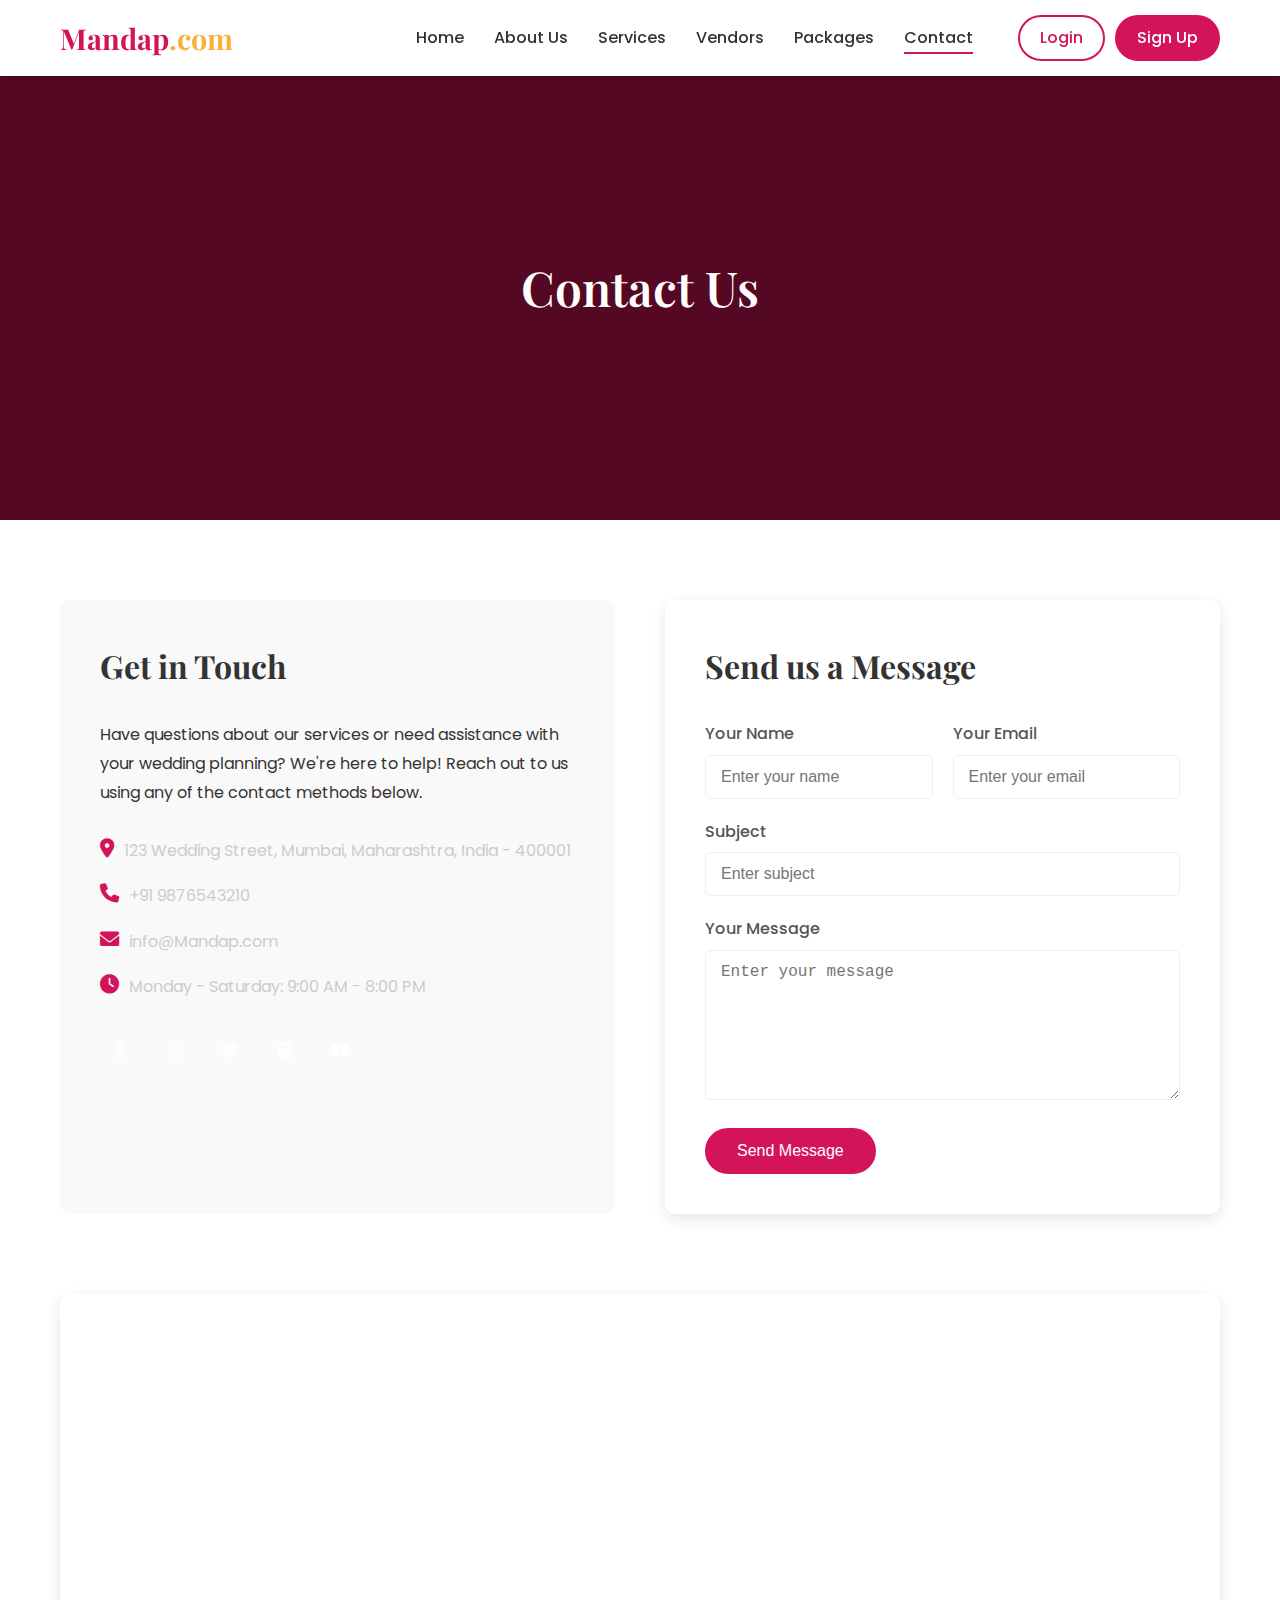
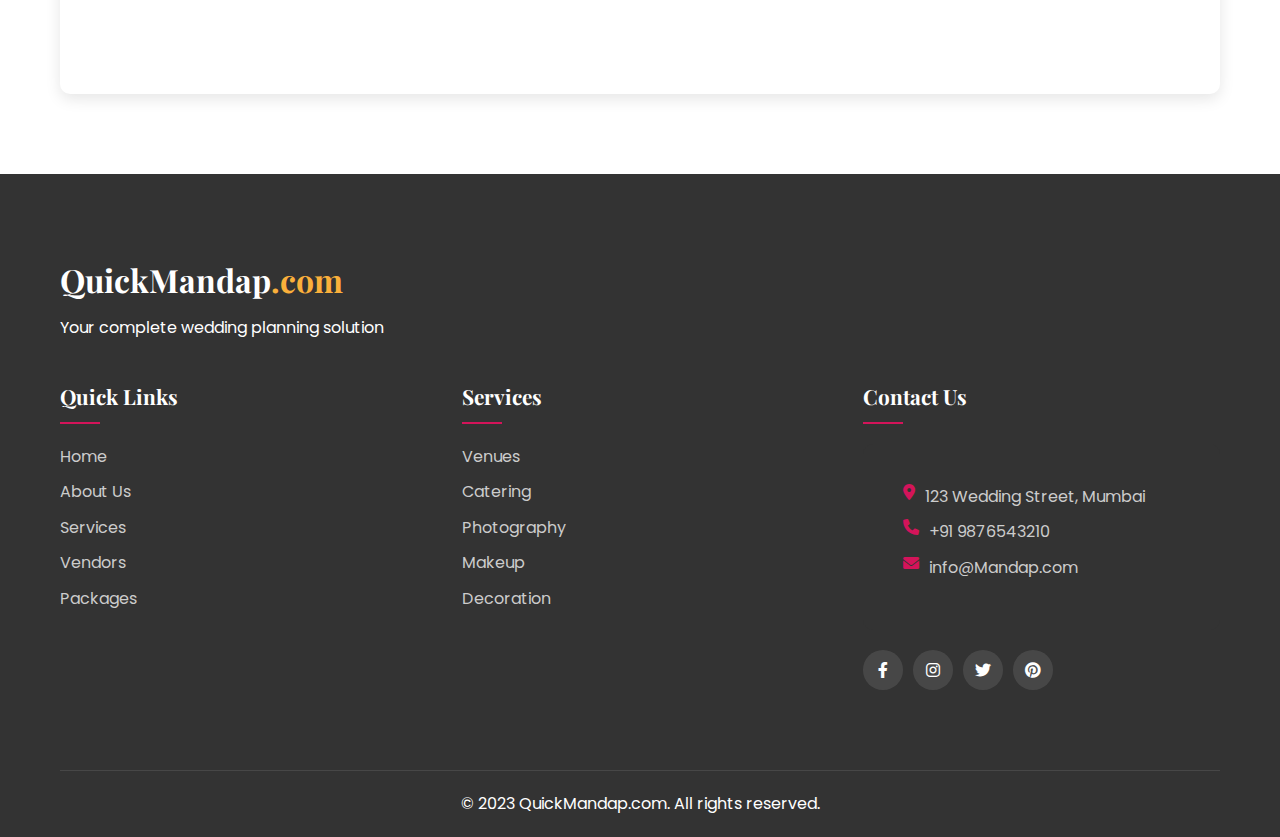
<file: contact.html>
<!DOCTYPE html>
<html lang="en">
<head>
    <meta charset="UTF-8">
    <meta name="viewport" content="width=device-width, initial-scale=1.0">
    <title>Contact Us - QuickMandap.com</title>
    <link rel="stylesheet" href="style.css">
    <link rel="stylesheet" href="https://cdnjs.cloudflare.com/ajax/libs/font-awesome/6.0.0-beta3/css/all.min.css">
    <style>
        /* Contact Page Specific Styles */
        .contact-hero {
            background: linear-gradient(rgba(0, 0, 0, 0.6), rgba(0, 0, 0, 0.6)), url('https://images.unsplash.com/photo-1505932794465-147d1f1b2c97?w=600&auto=format&fit=crop&q=60&ixlib=rb-4.1.0&ixid=M3wxMjA3fDB8MHxzZWFyY2h8MTB8fHdlZGRpbmclMjBpbmRpYW58ZW58MHx8MHx8fDA%3D') no-repeat center center/cover;
            height: 50vh;
            display: flex;
            background-color: var(--primary-color);
            align-items: center;
            justify-content: center;
            text-align: center;
            color: var(--white);
            margin-top: 70px;
        }
        
        .contact-hero h1 {
            font-size: 3rem;
            color: var(--white);
            font-weight: 600;
        }
        
        .contact-section {
            padding: 80px 0;
        }
        
        .contact-container {
            display: grid;
            grid-template-columns: 1fr 1fr;
            gap: 50px;
        }
        
        .contact-info {
            background-color: var(--light-color);
            color: var(--dark-color);
            padding: 40px;
            border-radius: 10px;
        }
        
        .contact-info h2 {
            color: var(--dark-color);
            font-size: 2rem;
            margin-bottom: 30px;
        }
        
        .contact-info p {
            margin-bottom: 30px;
            line-height: 1.8;
        }
        
        .contact-details {
            list-style: none;
            margin-bottom: 30px;
        }
        
        .contact-details li {
            display: flex;
            align-items: flex-start;
            margin-bottom: 20px;
        }
        
        .contact-details i {
            margin-right: 15px;
            font-size: 1.2rem;
        }
        
        .contact-social {
            display: flex;
            gap: 15px;
        }
        
        .contact-social a {
            display: flex;
            justify-content: center;
            align-items: center;
            width: 40px;
            height: 40px;
            background-color: rgba(255, 255, 255, 0.2);
            border-radius: 50%;
            color: var(--white);
            transition: var(--transition);
        }
        
        .contact-social a:hover {
            background-color: var(--white);
            color: var(--primary-color);
            transform: translateY(-5px);
        }
        
        .contact-form {
            background-color: var(--white);
            padding: 40px;
            border-radius: 10px;
            box-shadow: var(--box-shadow);
        }
        
        .contact-form h2 {
            font-size: 2rem;
            margin-bottom: 30px;
        }
        
        .form-group {
            margin-bottom: 20px;
        }
        
        .form-group label {
            display: block;
            margin-bottom: 8px;
            font-weight: 500;
        }
        
        .form-group input,
        .form-group textarea {
            width: 100%;
            padding: 12px 15px;
            border: 1px solid var(--border-color);
            border-radius: 5px;
            font-size: 1rem;
            transition: var(--transition);
        }
        
        .form-group input:focus,
        .form-group textarea:focus {
            border-color: var(--primary-color);
            outline: none;
        }
        
        .form-group textarea {
            height: 150px;
            resize: vertical;
        }
        
        .form-row {
            display: flex;
            gap: 20px;
        }
        
        .form-row .form-group {
            flex: 1;
        }
        
        .map-section {
            padding: 0 0 80px;
        }
        
        .map-container {
            height: 400px;
            border-radius: 10px;
            overflow: hidden;
            box-shadow: var(--box-shadow);
        }
        
        .map-container iframe {
            width: 100%;
            height: 100%;
            border: 0;
        }
        
        @media screen and (max-width: 992px) {
            .contact-container {
                grid-template-columns: 1fr;
                gap: 30px;
            }
        }
        
        @media screen and (max-width: 768px) {
            .form-row {
                flex-direction: column;
                gap: 0;
            }
            
            .contact-hero h1 {
                font-size: 2.5rem;
            }
        }
    </style>
</head>
<body>
    <!-- Header -->
    <header>
        <div class="container">
            <div class="logo">
                <h1>Mandap<span>.com</span></h1>
            </div>
            <nav>
                <ul class="nav-links">
                    <li><a href="index.html">Home</a></li>
                    <li><a href="about.html">About Us</a></li>
                    <li><a href="services.html">Services</a></li>
                    <li><a href="vendors.html">Vendors</a></li>
                    <li><a href="packages.html">Packages</a></li>
                    <li><a href="contact.html" class="active">Contact</a></li>
                </ul>
                <div class="auth-buttons">
                    <a href="login.php" class="btn btn-outline">Login</a>
                    <a href="signup.html" class="btn btn-primary">Sign Up</a>
                </div>
                <div class="hamburger">
                    <span></span>
                    <span></span>
                    <span></span>
                </div>
            </nav>
        </div>
    </header>

    <!-- Contact Hero Section -->
    <section class="contact-hero">
        <div class="container">
            <h1>Contact Us</h1>
        </div>
    </section>
<form action="contact_suport.php" method="POST"></form>
    <!-- Contact Section -->
    <section class="contact-section">
        <div class="container">
            <div class="contact-container">
                <div class="contact-info">
                    <h2>Get in Touch</h2>
                    <p>Have questions about our services or need assistance with your wedding planning? We're here to help! Reach out to us using any of the contact methods below.</p>
                    <ul class="contact-details">
                        <li>
                            <i class="fas fa-map-marker-alt"></i>
                            <span>123 Wedding Street, Mumbai, Maharashtra, India - 400001</span>
                        </li>
                        <li>
                            <i class="fas fa-phone"></i>
                            <span>+91 9876543210</span>
                        </li>
                        <li>
                            <i class="fas fa-envelope"></i>
                            <span>info@Mandap.com</span>
                        </li>
                        <li>
                            <i class="fas fa-clock"></i>
                            <span>Monday - Saturday: 9:00 AM - 8:00 PM</span>
                        </li>
                    </ul>
                    <div class="contact-social">
                        <a href="#"><i class="fab fa-facebook-f"></i></a>
                        <a href="#"><i class="fab fa-instagram"></i></a>
                        <a href="#"><i class="fab fa-twitter"></i></a>
                        <a href="#"><i class="fab fa-pinterest"></i></a>
                        <a href="#"><i class="fab fa-youtube"></i></a>
                    </div>
                </div>
                <div class="contact-form">
                    <h2>Send us a Message</h2>
                    <form id="contact-form">
                        <div class="form-row">
                            <div class="form-group">
                                <label for="name">Your Name</label>
                                <input type="text" id="name" name="name" placeholder="Enter your name" required>
                            </div>
                            <div class="form-group">
                                <label for="email">Your Email</label>
                                <input type="email" id="email" name="email" placeholder="Enter your email" required>
                            </div>
                        </div>
                        <div class="form-group">
                            <label for="subject">Subject</label>
                            <input type="text" id="subject" name="subject" placeholder="Enter subject" required>
                        </div>
                        <div class="form-group">
                            <label for="message">Your Message</label>
                            <textarea id="message" name="message" placeholder="Enter your message" required></textarea>
                        </div>
                        <button type="submit" class="btn btn-primary">Send Message</button>
                    </form>
                </div>
            </div>
        </div>
    </section>

    <!-- Map Section -->
    <section class="map-section">
        <div class="container">
            <div class="map-container">
                <iframe src="https://www.google.com/maps/embed?pb=!1m18!1m12!1m3!1d241317.11609823277!2d72.74109995709657!3d19.08219783958221!2m3!1f0!2f0!3f0!3m2!1i1024!2i768!4f13.1!3m3!1m2!1s0x3be7c6306644edc1%3A0x5da4ed8f8d648c69!2sMumbai%2C%20Maharashtra!5e0!3m2!1sen!2sin!4v1633512141974!5m2!1sen!2sin" allowfullscreen="" loading="lazy"></iframe>
            </div>
        </div>
    </section>

    <!-- Footer -->
    <footer>
        <div class="container">
            <div class="footer-content">
                <div class="footer-logo">
                    <h2>QuickMandap<span>.com</span></h2>
                    <p>Your complete wedding planning solution</p>
                </div>
                <div class="footer-links">
                    <div class="footer-column">
                        <h3>Quick Links</h3>
                        <ul>
                            <li><a href="index.html">Home</a></li>
                            <li><a href="about.html">About Us</a></li>
                            <li><a href="services.html">Services</a></li>
                            <li><a href="vendors.html">Vendors</a></li>
                            <li><a href="packages.html">Packages</a></li>
                        </ul>
                    </div>
                    <div class="footer-column">
                        <h3>Services</h3>
                        <ul>
                            <li><a href="services.html#venues">Venues</a></li>
                            <li><a href="services.html#catering">Catering</a></li>
                            <li><a href="services.html#photography">Photography</a></li>
                            <li><a href="services.html#makeup">Makeup</a></li>
                            <li><a href="services.html#decoration">Decoration</a></li>
                        </ul>
                    </div>
                    <div class="footer-column">
                        <h3>Contact Us</h3>
                        <ul class="contact-info " style="background-color: var(--dark-color);">
                            <li><i class="fas fa-map-marker-alt"></i> 123 Wedding Street, Mumbai</li>
                            <li><i class="fas fa-phone"></i> +91 9876543210</li>
                            <li><i class="fas fa-envelope"></i> info@Mandap.com</li>
                        </ul>
                        <div class="social-links">
                            <a href="#"><i class="fab fa-facebook-f"></i></a>
                            <a href="#"><i class="fab fa-instagram"></i></a>
                            <a href="#"><i class="fab fa-twitter"></i></a>
                            <a href="#"><i class="fab fa-pinterest"></i></a>
                        </div>
                    </div>
                </div>
            </div>
            <div class="footer-bottom">
                <p>&copy; 2023 QuickMandap.com. All rights reserved.</p>
            </div>
        </div>
    </footer>

    <script src="script.js"></script>
   <script>
document.getElementById('contact-form').addEventListener('submit', function(e) {
    e.preventDefault();

    const formData = new FormData(this);

    fetch('contact_suport.php', {
        method: 'POST',
        body: formData
    })
    .then(response => response.text())
    .then(result => {
        if (result.trim() === "success") {
            alert('Thank you for your message! We will get back to you soon.');
            this.reset();
        } else {
            alert('Error: ' + result);
        }
    })
    .catch(error => {
        console.error('Error:', error);
        alert('There was a problem submitting your form.');
    });
});
</script>
</file>
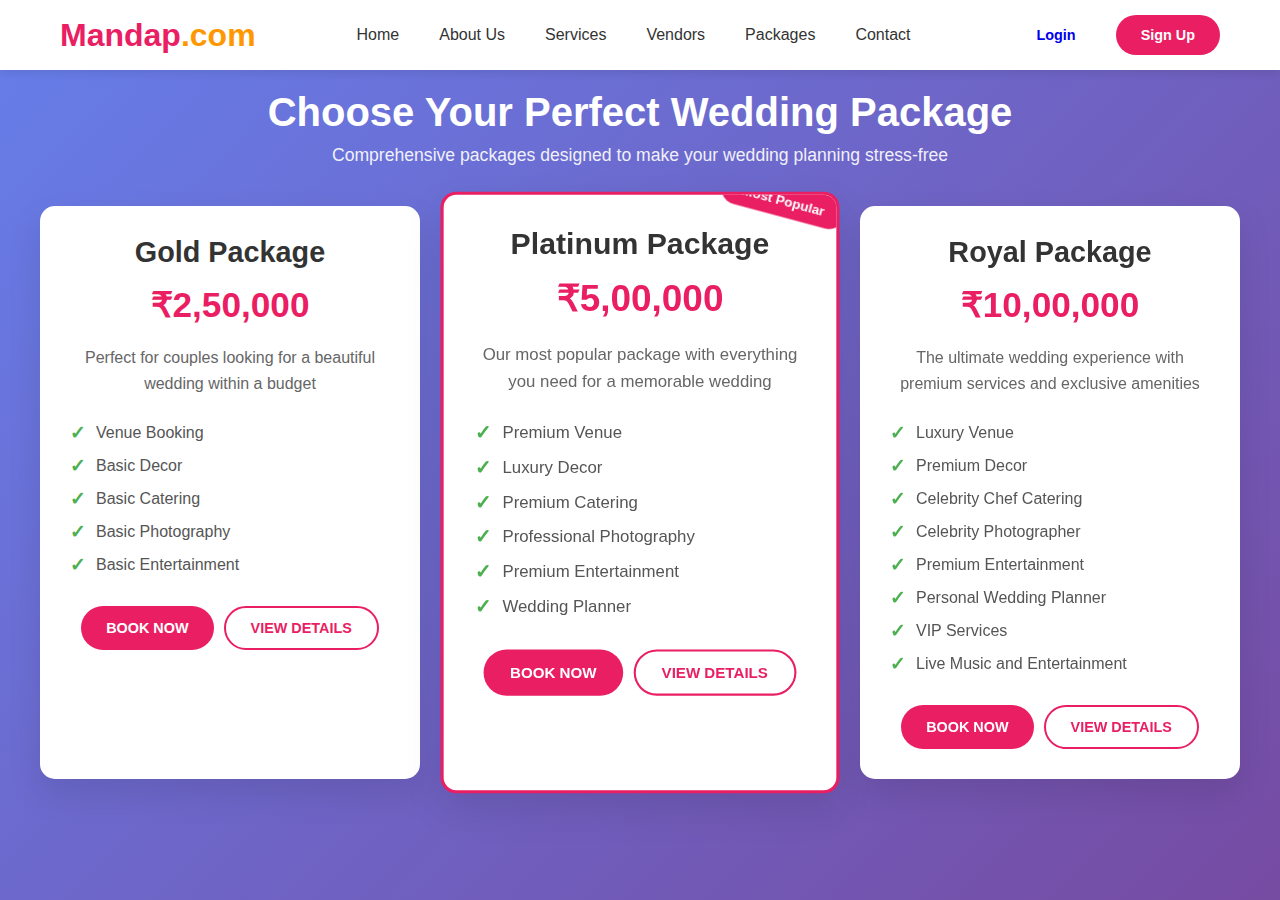
<file: packages.html>
<!DOCTYPE html>
<html lang="en">
<head>
    <meta charset="UTF-8">
    <meta name="viewport" content="width=device-width, initial-scale=1.0">
    <title>Wedding Packages with Details Modal</title>
    <style>
        * {
            margin: 0;
            padding: 0;
            box-sizing: border-box;
        }

        body {
            font-family: 'Arial', sans-serif;
            background: linear-gradient(135deg, #667eea 0%, #764ba2 100%);
            min-height: 100vh;
        }

        /* Header Styles */
        .main-header {
            background: white;
            padding: 15px 0;
            box-shadow: 0 2px 10px rgba(0,0,0,0.1);
            position: relative;
            z-index: 100;
        }

        .header-container {
            max-width: 1200px;
            margin: 0 auto;
            display: flex;
            justify-content: space-between;
            align-items: center;
            padding: 0 20px;
        }

        .logo {
            font-size: 2rem;
            font-weight: bold;
            color: #e91e63;
            text-decoration: none;
        }

        .logo .com {
            color: #ff9800;
        }

        .nav-menu {
            display: flex;
            list-style: none;
            gap: 40px;
        }

        .nav-menu a {
            text-decoration: none;
            color: #333;
            font-weight: 500;
            font-size: 1rem;
            transition: color 0.3s ease;
        }

        .nav-menu a:hover {
            color: #e91e63;
        }

        .auth-buttons {
            display: flex;
            gap: 15px;
        }

        .auth-btn {
            padding: 10px 25px;
            border-radius: 25px;
            text-decoration: none;
            font-weight: 500;
            transition: all 0.3s ease;
            cursor: pointer;
            border: none;
            font-size: 0.9rem;
        }

        .login-btn {
            background: transparent;
            color: #e91e63;
            border: 2px solid #e91e63;
        }

        .login-btn:hover {
            background: #e91e63;
            color: white;
        }

        .signup-btn {
            background: #e91e63;
            color: white;
            border: 2px solid #e91e63;
        }

        .signup-btn:hover {
            background: #c2185b;
            border-color: #c2185b;
        }

        /* Mobile Menu */
        .mobile-menu-toggle {
            display: none;
            flex-direction: column;
            cursor: pointer;
            padding: 5px;
        }

        .mobile-menu-toggle span {
            width: 25px;
            height: 3px;
            background: #333;
            margin: 3px 0;
            transition: 0.3s;
        }

        @media (max-width: 768px) {
            .nav-menu {
                display: none;
                position: absolute;
                top: 100%;
                left: 0;
                width: 100%;
                background: white;
                flex-direction: column;
                padding: 20px;
                box-shadow: 0 2px 10px rgba(0,0,0,0.1);
                gap: 20px;
            }

            .nav-menu.active {
                display: flex;
            }

            .mobile-menu-toggle {
                display: flex;
            }

            .auth-buttons {
                flex-direction: column;
                gap: 10px;
            }

            .header-container {
                flex-wrap: wrap;
            }
        }

        /* Main content container adjustment */
        .main-content {
            padding: 20px;
        }

        .container {
            max-width: 1200px;
            margin: 0 auto;
        }

        .header {
            text-align: center;
            margin-bottom: 40px;
            color: white;
        }

        .header h1 {
            font-size: 2.5rem;
            margin-bottom: 10px;
        }

        .header p {
            font-size: 1.1rem;
            opacity: 0.9;
        }

        .packages-grid {
            display: grid;
            grid-template-columns: repeat(auto-fit, minmax(350px, 1fr));
            gap: 30px;
            margin-bottom: 40px;
        }

        .package-card {
            background: white;
            border-radius: 15px;
            padding: 30px;
            text-align: center;
            box-shadow: 0 15px 35px rgba(0,0,0,0.1);
            transition: transform 0.3s ease, box-shadow 0.3s ease;
            position: relative;
            overflow: hidden;
        }

        .package-card:hover {
            transform: translateY(-10px);
            box-shadow: 0 25px 50px rgba(0,0,0,0.15);
        }

        .package-card.popular {
            border: 3px solid #e91e63;
            transform: scale(1.05);
        }

        .popular-badge {
            position: absolute;
            top: -10px;
            right: -10px;
            background: #e91e63;
            color: white;
            padding: 8px 20px;
            border-radius: 20px;
            font-size: 0.8rem;
            font-weight: bold;
            transform: rotate(15deg);
        }

        .package-title {
            font-size: 1.8rem;
            color: #333;
            margin-bottom: 15px;
            font-weight: bold;
        }

        .package-price {
            font-size: 2.2rem;
            color: #e91e63;
            font-weight: bold;
            margin-bottom: 20px;
        }

        .package-description {
            color: #666;
            margin-bottom: 25px;
            line-height: 1.6;
        }

        .features-list {
            text-align: left;
            margin-bottom: 30px;
        }

        .feature-item {
            display: flex;
            align-items: center;
            margin-bottom: 10px;
            color: #555;
        }

        .feature-item::before {
            content: "✓";
            color: #4caf50;
            font-weight: bold;
            margin-right: 10px;
            font-size: 1.2rem;
        }

        .package-buttons {
            display: flex;
            gap: 10px;
            justify-content: center;
        }

        .btn {
            padding: 12px 25px;
            border: none;
            border-radius: 25px;
            font-weight: bold;
            cursor: pointer;
            transition: all 0.3s ease;
            text-decoration: none;
            display: inline-block;
            font-size: 0.9rem;
        }

        .btn-primary {
            background: #e91e63;
            color: white;
        }

        .btn-primary:hover {
            background: #c2185b;
            transform: translateY(-2px);
        }

        .btn-secondary {
            background: transparent;
            color: #e91e63;
            border: 2px solid #e91e63;
        }

        .btn-secondary:hover {
            background: #e91e63;
            color: white;
        }

        /* Modal Styles */
        .modal {
            display: none;
            position: fixed;
            z-index: 1000;
            left: 0;
            top: 0;
            width: 100%;
            height: 100%;
            background-color: rgba(0,0,0,0.5);
            animation: fadeIn 0.3s ease;
        }

        .modal.show {
            display: block;
        }

        .modal-content {
            background: white;
            margin: 5% auto;
            padding: 0;
            border-radius: 15px;
            width: 90%;
            max-width: 800px;
            max-height: 80vh;
            overflow-y: auto;
            animation: slideIn 0.3s ease;
            box-shadow: 0 25px 50px rgba(0,0,0,0.3);
        }

        .modal-header {
            background: linear-gradient(135deg, #e91e63, #c2185b);
            color: white;
            padding: 25px 30px;
            border-radius: 15px 15px 0 0;
            position: relative;
        }

        .modal-title {
            font-size: 1.8rem;
            margin: 0;
            font-weight: bold;
        }

        .modal-price {
            font-size: 2rem;
            margin-top: 10px;
        }

        .close {
            position: absolute;
            right: 25px;
            top: 25px;
            color: white;
            font-size: 2rem;
            font-weight: bold;
            cursor: pointer;
            transition: opacity 0.3s ease;
        }

        .close:hover {
            opacity: 0.7;
        }

        .modal-body {
            padding: 30px;
        }

        .details-section {
            margin-bottom: 30px;
        }

        .details-section h3 {
            color: #333;
            font-size: 1.3rem;
            margin-bottom: 15px;
            padding-bottom: 8px;
            border-bottom: 2px solid #e91e63;
        }

        .details-grid {
            display: grid;
            grid-template-columns: repeat(auto-fit, minmax(300px, 1fr));
            gap: 20px;
        }

        .detail-item {
            background: #f8f9fa;
            padding: 15px;
            border-radius: 8px;
            border-left: 4px solid #e91e63;
        }

        .detail-item h4 {
            color: #333;
            margin-bottom: 8px;
            font-size: 1rem;
        }

        .detail-item p {
            color: #666;
            font-size: 0.9rem;
            line-height: 1.5;
        }

        .features-grid {
            display: grid;
            grid-template-columns: repeat(auto-fit, minmax(250px, 1fr));
            gap: 15px;
        }

        .feature-card {
            background: #f8f9fa;
            padding: 15px;
            border-radius: 8px;
            display: flex;
            align-items: center;
        }

        .feature-card::before {
            content: "✓";
            color: #4caf50;
            font-weight: bold;
            margin-right: 12px;
            font-size: 1.2rem;
            background: #e8f5e8;
            width: 25px;
            height: 25px;
            border-radius: 50%;
            display: flex;
            align-items: center;
            justify-content: center;
        }

        .modal-footer {
            padding: 20px 30px;
            background: #f8f9fa;
            border-radius: 0 0 15px 15px;
            display: flex;
            gap: 15px;
            justify-content: center;
        }

        @keyframes fadeIn {
            from { opacity: 0; }
            to { opacity: 1; }
        }

        @keyframes slideIn {
            from { transform: translateY(-50px); opacity: 0; }
            to { transform: translateY(0); opacity: 1; }
        }

        @media (max-width: 768px) {
            .packages-grid {
                grid-template-columns: 1fr;
            }
            
            .package-buttons {
                flex-direction: column;
            }

            .modal-content {
                width: 95%;
                margin: 2% auto;
                max-height: 95vh;
            }

            .details-grid,
            .features-grid {
                grid-template-columns: 1fr;
            }
        }
    </style>
</head>
<body>
    <!-- Header -->
    <header class="main-header">
        <div class="header-container">
            <a href="#" class="logo">Mandap<span class="com">.com</span></a>
            
            <nav class="nav-menu" id="navMenu">
                <a href="index.html">Home</a>
                <a href="about.html">About Us</a>
                <a href="services.html">Services</a>
                <a href="vendors.html">Vendors</a>
                <a href="packages.html">Packages</a>
                <a href="contact.html">Contact</a>
            </nav>
 <div class="auth-buttons">
                    <a href="login.php" class="btn btn-outline">Login</a>
                    <a href="signup.html" class="btn btn-primary">Sign Up</a>
                </div>
           

            <div class="mobile-menu-toggle" onclick="toggleMobileMenu()">
                <span></span>
                <span></span>
                <span></span>
            </div>
        </div>
    </header>

    <!-- Main Content -->
    <div class="main-content">
        <div class="container">
        <div class="header">
            <h1>Choose Your Perfect Wedding Package</h1>
            <p>Comprehensive packages designed to make your wedding planning stress-free</p>
        </div>

        <div class="packages-grid">
            <!-- Gold Package -->
            <div class="package-card">
                <h3 class="package-title">Gold Package</h3>
                <div class="package-price">₹2,50,000</div>
                <p class="package-description">Perfect for couples looking for a beautiful wedding within a budget</p>
                
                <div class="features-list">
                    <div class="feature-item">Venue Booking</div>
                    <div class="feature-item">Basic Decor</div>
                    <div class="feature-item">Basic Catering</div>
                    <div class="feature-item">Basic Photography</div>
                    <div class="feature-item">Basic Entertainment</div>
                </div>

                <div class="package-buttons">
<button class="btn btn-primary" type="button" onclick="bookNow('gold')">BOOK NOW</button>
                    <button class="btn btn-secondary" onclick="showDetails('gold')">VIEW DETAILS</button>
                </div>
            </div>

            <!-- Platinum Package -->
            <div class="package-card popular">
                <div class="popular-badge">Most Popular</div>
                <h3 class="package-title">Platinum Package</h3>
                <div class="package-price">₹5,00,000</div>
                <p class="package-description">Our most popular package with everything you need for a memorable wedding</p>
                
                <div class="features-list">
                    <div class="feature-item">Premium Venue</div>
                    <div class="feature-item">Luxury Decor</div>
                    <div class="feature-item">Premium Catering</div>
                    <div class="feature-item">Professional Photography</div>
                    <div class="feature-item">Premium Entertainment</div>
                    <div class="feature-item">Wedding Planner</div>
                </div>

                <div class="package-buttons">
<button class="btn btn-primary" type="button" onclick="bookNow('platinum')">BOOK NOW</button>                    <button class="btn btn-secondary" onclick="showDetails('platinum')">VIEW DETAILS</button>
                </div>
            </div>

            <!-- Royal Package -->
            <div class="package-card">
                <h3 class="package-title">Royal Package</h3>
                <div class="package-price">₹10,00,000</div>
                <p class="package-description">The ultimate wedding experience with premium services and exclusive amenities</p>
                
                <div class="features-list">
                    <div class="feature-item">Luxury Venue</div>
                    <div class="feature-item">Premium Decor</div>
                    <div class="feature-item">Celebrity Chef Catering</div>
                    <div class="feature-item">Celebrity Photographer</div>
                    <div class="feature-item">Premium Entertainment</div>
                    <div class="feature-item">Personal Wedding Planner</div>
                    <div class="feature-item">VIP Services</div>
                    <div class="feature-item">Live Music and Entertainment</div>
                </div>

                <div class="package-buttons">
                    <button class="btn btn-primary" onclick="bookNow('royal')">BOOK NOW</button>
                    <button class="btn btn-secondary" onclick="showDetails('royal')">VIEW DETAILS</button>
                </div>
            </div>
        </div>
    </div>

    <!-- Modal -->
    <div id="packageModal" class="modal">
        <div class="modal-content">
            <div class="modal-header">
                <span class="close" onclick="closeModal()">&times;</span>
                <h2 class="modal-title" id="modalTitle">Package Details</h2>
                <div class="modal-price" id="modalPrice">₹0</div>
            </div>
            <div class="modal-body" id="modalBody">
                <!-- Content will be dynamically loaded here -->
            </div>
            <div class="modal-footer">
                <button class="btn btn-primary" onclick="bookFromModal()">BOOK NOW</button>
                <button class="btn btn-secondary" onclick="closeModal()">CLOSE</button>
            </div>
        </div>
    </div>

    <script>
        let currentPackage = '';
  src="script.js"
        const packageDetails = {
            gold: {
                title: "Gold Package",
                price: "₹2,50,000",
                description: "Perfect for couples looking for a beautiful wedding within a budget",
                details: [
                    {
                        category: "Venue & Capacity",
                        items: [
                            { title: "Venue Booking", description: "For up to 100 guests (ceremony and reception)" },
                            { title: "Basic Venue Decoration", description: "With flowers and drapes" }
                        ]
                    },
                    {
                        category: "Photography & Videography",
                        items: [
                            { title: "Photography Coverage", description: "For 8 hours (1 photographer)" },
                            { title: "Basic Printed Photos", description: "100 pieces" }
                        ]
                    },
                    {
                        category: "Catering & Menu",
                        items: [
                            { title: "Vegetarian Catering", description: "For 100 guests (2 starters, 4 main courses, 2 desserts)" },
                            { title: "Basic Sound System", description: "For ceremony and reception" }
                        ]
                    },
                    {
                        category: "Entertainment & Services",
                        items: [
                            { title: "Wedding Day Coordination", description: "Basic coordination services" },
                            { title: "Basic Invitation Cards", description: "100 pieces" }
                        ]
                    }
                ]
            },
            platinum: {
                title: "Platinum Package",
                price: "₹5,00,000",
                description: "Our most popular package with everything you need for a memorable wedding",
                details: [
                    {
                        category: "Venue & Capacity",
                        items: [
                            { title: "Premium Venue Booking", description: "For up to 200 guests (ceremony and reception)" },
                            { title: "Elegant Decoration", description: "With premium flowers, drapes, and lighting" }
                        ]
                    },
                    {
                        category: "Photography & Videography",
                        items: [
                            { title: "Full-day Photography", description: "Coverage (2 photographers, 1 videographer)" },
                            { title: "Premium Printed Photos", description: "200 pieces with album" }
                        ]
                    },
                    {
                        category: "Catering & Menu",
                        items: [
                            { title: "Multi-cuisine Catering", description: "For 200 guests (4 starters, 6 main courses, 3 desserts)" },
                            { title: "Bridal Makeup & Hairstyling", description: "Including trial sessions" },
                            { title: "DJ and Entertainment", description: "For 4 hours" }
                        ]
                    },
                    {
                        category: "Additional Services",
                        items: [
                            { title: "Sound and Lighting System", description: "For ceremony and reception" },
                            { title: "Wedding Planning", description: "And coordination services" },
                            { title: "Transportation", description: "For bride and groom" }
                        ]
                    }
                ]
            },
            royal: {
                title: "Royal Package",
                price: "₹10,00,000",
                description: "The ultimate wedding experience with premium services and exclusive amenities",
                details: [
                    {
                        category: "Venue & Capacity",
                        items: [
                            { title: "Luxury Venue Booking", description: "For up to 300 guests (ceremony and reception)" },
                            { title: "Exquisite Decoration", description: "With premium imported flowers, custom drapes, and advanced lighting" }
                        ]
                    },
                    {
                        category: "Photography & Videography",
                        items: [
                            { title: "Complete Photography", description: "And cinematic videography (3 photographers, 2 videographers, drone coverage)" },
                            { title: "Premium Photo Album", description: "500 pieces with luxury binding" }
                        ]
                    },
                    {
                        category: "Catering & Menu",
                        items: [
                            { title: "International Cuisine", description: "For 300 guests (6 starters, 8 main courses, 4 desserts, live counters)" },
                            { title: "Bridal and Family Makeup", description: "Including trial sessions for bride and family" }
                        ]
                    },
                    {
                        category: "Entertainment & Premium Services",
                        items: [
                            { title: "Live Music and Entertainment", description: "For 6 hours with professional artists" },
                            { title: "Designer Invitation Cards", description: "300 pieces with custom design" },
                            { title: "Premium Sound and Lighting", description: "With special effects and professional setup" },
                            { title: "Comprehensive Wedding Planning", description: "And coordination with dedicated team" },
                            { title: "Luxury Transportation", description: "For bride and groom (decorated cars)" },
                            { title: "VIP Services", description: "Including guest coordination and hospitality" },
                            { title: "Welcome Gifts", description: "For all guests with custom packaging" }
                        ]
                    }
                ]
            }
        };

        function showDetails(packageType) {
            currentPackage = packageType;
            const modal = document.getElementById('packageModal');
            const package = packageDetails[packageType];
            
            document.getElementById('modalTitle').textContent = package.title;
            document.getElementById('modalPrice').textContent = package.price;
            
            let modalBody = `
                <div class="details-section">
                    <h3>Package Overview</h3>
                    <p style="color: #666; font-size: 1.1rem; line-height: 1.6; margin-bottom: 20px;">${package.description}</p>
                </div>
            `;
            
            package.details.forEach(section => {
                modalBody += `
                    <div class="details-section">
                        <h3>${section.category}</h3>
                        <div class="details-grid">
                `;
                
                section.items.forEach(item => {
                    modalBody += `
                        <div class="detail-item">
                            <h4>${item.title}</h4>
                            <p>${item.description}</p>
                        </div>
                    `;
                });
                
                modalBody += `</div></div>`;
            });
            
            // Add included features section
            modalBody += `
                <div class="details-section">
                    <h3>What's Included</h3>
                    <div class="features-grid">
            `;
            
            if (packageType === 'gold') {
                const features = [
                    "Venue Booking", "Basic Decor", "Basic Catering", "Basic Photography", 
                    "Basic Entertainment", "Wedding Day Coordination", "Basic Invitation Cards", "Basic Sound System"
                ];
                features.forEach(feature => {
                    modalBody += `<div class="feature-card">${feature}</div>`;
                });
            } else if (packageType === 'platinum') {
                const features = [
                    "Premium Venue", "Luxury Decor", "Premium Catering", "Professional Photography", 
                    "Premium Entertainment", "Wedding Planner", "Bridal Makeup", "DJ Services",
                    "Transportation", "Premium Sound System"
                ];
                features.forEach(feature => {
                    modalBody += `<div class="feature-card">${feature}</div>`;
                });
            } else if (packageType === 'royal') {
                const features = [
                    "Luxury Venue", "Premium Decor", "Celebrity Chef Catering", "Celebrity Photographer", 
                    "Premium Entertainment", "Personal Wedding Planner", "VIP Services", 
                    "Live Music and Entertainment", "Designer Invitation Cards", "Luxury Transportation",
                    "Welcome Gifts", "Profe5ssional Makeup Team", "Drone Coverage", "Special Effects"
                ];
                features.forEach(feature => {
                    modalBody += `<div class="feature-card">${feature}</div>`;
                });
            }
            
            modalBody += `</div></div>`;
            
            // Add terms and conditions
            modalBody += `
                <div class="details-section">
                    <h3>Terms & Conditions</h3>
                    <div style="background: #f8f9fa; padding: 20px; border-radius: 8px; border-left: 4px solid #e91e63;">
                        <ul style="color: #666; line-height: 1.6; margin-left: 20px;">
                            <li>50% advance payment required to confirm booking</li>
                            <li>Final guest count must be confirmed 7 days before the event</li>
                            <li>Any additional services will be charged separately</li>
                            <li>Cancellation policy: 30 days notice required for full refund</li>
                            <li>Weather contingency plans available for outdoor events</li>
                            <li>All decorations and equipment are rented for the event duration only</li>
                        </ul>
                    </div>
                </div>
            `;
            
            document.getElementById('modalBody').innerHTML = modalBody;
            modal.classList.add('show');
            document.body.style.overflow = 'hidden';
        }

        function closeModal() {
            const modal = document.getElementById('packageModal');
            modal.classList.remove('show');
            document.body.style.overflow = 'auto';
        }

         // ✅ Book from Modal with login check
    // ✅ Updated Book from Modal with login check and redirect URL
window.bookFromModal = function() {
    fetch('check_login.php')
        .then(response => response.json())
        .then(data => {
            if (data.loggedIn) {
                window.location.href = `book.php?package=${currentPackage}`;
            } else {
                // Store current page and package info for redirect after login
                const currentUrl = window.location.href;
                const packageParam = encodeURIComponent(currentPackage);
                const returnUrl = encodeURIComponent(currentUrl);
                window.location.href = `login.php?package=${packageParam}&returnUrl=${returnUrl}`;
            }
        })
        .catch(error => {
            console.error("Error checking login status:", error);
        });
};

// ✅ Updated Book directly from package button
window.bookNow = function(packageName) {
    fetch('check_login.php')
        .then(response => response.json())
        .then(data => {
            if (data.loggedIn) {
                window.location.href = `book.php?package=${packageName}`;
            } else {
                // Store current page and package info for redirect after login
                const currentUrl = window.location.href;
                const packageParam = encodeURIComponent(packageName);
                const returnUrl = encodeURIComponent(currentUrl);
                window.location.href = `login.php?package=${packageParam}&returnUrl=${returnUrl}`;
            }
        })
        .catch(error => {
            console.error("Error checking login status:", error);
        });
};

        // Close modal when clicking outside of it
        window.onclick = function(event) {
            const modal = document.getElementById('packageModal');
            if (event.target === modal) {
                closeModal();
            }
        }

        // Close modal with Escape key
        document.addEventListener('keydown', function(event) {
            if (event.key === 'Escape') {
                closeModal();
            }
        });

        // Mobile menu toggle function
        function toggleMobileMenu() {
            const navMenu = document.getElementById('navMenu');
            navMenu.classList.toggle('active');
        }

        // Close mobile menu when clicking on nav links
        document.querySelectorAll('.nav-menu a').forEach(link => {
            link.addEventListener('click', () => {
                document.getElementById('navMenu').classList.remove('active');
            });
        });
      

    </script>
</body>
</html>
</file>
<file: style.css>
/* Google Fonts */
@import url('https://fonts.googleapis.com/css2?family=Poppins:wght@300;400;500;600;700&family=Playfair+Display:wght@400;500;600;700&display=swap');

/* Base Styles */
:root {
    --primary-color: #D4145A;
    --secondary-color: #FBB03B;
    --accent-color: #9C27B0;
    --dark-color: #333333;
    --light-color: #F9F9F9;
    --text-color: #555555;
    --white: #FFFFFF;
    --black: #000000;
    --border-color: #EEEEEE;
    --success-color: #4CAF50;
    --error-color: #F44336;
    --box-shadow: 0 5px 15px rgba(0, 0, 0, 0.1);
    --transition: all 0.3s ease;
}

* {
    margin: 0;
    padding: 0;
    box-sizing: border-box;
}

body {
    font-family: 'Poppins', sans-serif;
    line-height: 1.6;
    color: var(--text-color);
    background-color: var(--white);
}

h1, h2, h3, h4, h5, h6 {
    font-family: 'Playfair Display', serif;
    color: var(--dark-color);
    margin-bottom: 1rem;
}

a {
    text-decoration: none;
    color: var(--dark-color);
    transition: var(--transition);
}

ul {
    list-style: none;
}

img {
    max-width: 100%;
    height: auto;
}

.container {
    width: 100%;
    max-width: 1200px;
    margin: 0 auto;
    padding: 0 20px;
}

section {
    padding: 80px 0;
}

.section-header {
    text-align: center;
    margin-bottom: 50px;
}

.section-header h2 {
    font-size: 2.5rem;
    margin-bottom: 15px;
    position: relative;
    display: inline-block;
}

.section-header h2::after {
    content: '';
    position: absolute;
    width: 60px;
    height: 3px;
    background-color: var(--primary-color);
    bottom: -10px;
    left: 50%;
    transform: translateX(-50%);
}

.section-header p {
    color: var(--text-color);
    font-size: 1.1rem;
}

.section-footer {
    text-align: center;
    margin-top: 40px;
}

/* Buttons */
.btn {
    display: inline-block;
    padding: 12px 30px;
    border-radius: 50px;
    font-weight: 500;
    text-align: center;
    cursor: pointer;
    transition: var(--transition);
    font-size: 1rem;
}

.btn-primary {
    background-color: var(--primary-color);
    color: var(--white);
    border: 2px solid var(--primary-color);
}

.btn-primary:hover {
    background-color: transparent;
    color: var(--primary-color);
}

.btn-secondary {
    background-color: var(--secondary-color);
    color: var(--white);
    border: 2px solid var(--secondary-color);
}

.btn-secondary:hover {
    background-color: transparent;
    color: var(--secondary-color);
}

.btn-outline {
    background-color: transparent;
    color: var(--primary-color);
    border: 2px solid var(--primary-color);
}

.btn-outline:hover {
    background-color: var(--primary-color);
    color: var(--white);
}

/* Header */
header {
    position: fixed;
    top: 0;
    left: 0;
    width: 100%;
    background-color: var(--white);
    box-shadow: var(--box-shadow);
    z-index: 1000;
    padding: 15px 0;
    transition: var(--transition);
}

header .container {
    display: flex;
    justify-content: space-between;
    align-items: center;
}

.logo h1 {
    font-size: 1.8rem;
    margin-bottom: 0;
    color: var(--primary-color);
}

.logo span {
    color: var(--secondary-color);
}

nav {
    display: flex;
    align-items: center;
}

.nav-links {
    display: flex;
}

.nav-links li {
    margin: 0 15px;
}

.nav-links a {
    font-weight: 500;
    position: relative;
}

.nav-links a::after {
    content: '';
    position: absolute;
    width: 0;
    height: 2px;
    background-color: var(--primary-color);
    bottom: -5px;
    left: 0;
    transition: var(--transition);
}

.nav-links a:hover::after,
.nav-links a.active::after {
    width: 100%;
}

.auth-buttons {
    display: flex;
    margin-left: 20px;
}

.auth-buttons .btn {
    padding: 8px 20px;
    margin-left: 10px;
}

.hamburger {
    display: none;
    cursor: pointer;
}

.hamburger span {
    display: block;
    width: 25px;
    height: 3px;
    background-color: var(--dark-color);
    margin: 5px 0;
    transition: var(--transition);
}

/* Hero Section */
.hero {
    background: linear-gradient(rgba(0, 0, 0, 0.6), rgba(0, 0, 0, 0.6)), url('https://images.unsplash.com/photo-1670529776180-60e4132ab90c?w=600&auto=format&fit=crop&q=60&ixlib=rb-4.1.0&ixid=M3wxMjA3fDB8MHxzZWFyY2h8Nnx8d2VkZGluZyUyMHZlbnVlfGVufDB8fDB8fHww') no-repeat center center/cover;
    height: 100vh;
    display: flex;
    align-items: center;
    text-align: center;
    color: var(--white);
    margin-top: 0;
    padding-top: 0;
}

.hero-content {
    max-width: 800px;
    margin: 0 auto;
}

.hero-content h1 {
    font-size: 3.5rem;
    margin-bottom: 20px;
    color: var(--white);
}

.hero-content p {
    font-size: 1.2rem;
    margin-bottom: 30px;
}

.hero-buttons {
    display: flex;
    justify-content: center;
    gap: 20px;
}

/* Services Section */
.services-grid {
    display: grid;
    grid-template-columns: repeat(auto-fit, minmax(250px, 1fr));
    gap: 30px;
}

.service-card {
    background-color: var(--white);
    border-radius: 10px;
    padding: 30px;
    text-align: center;
    box-shadow: var(--box-shadow);
    transition: var(--transition);
}

.service-card:hover {
    transform: translateY(-10px);
}

.service-icon {
    width: 80px;
    height: 80px;
    background-color: var(--light-color);
    border-radius: 50%;
    display: flex;
    justify-content: center;
    align-items: center;
    margin: 0 auto 20px;
}

.service-icon i {
    font-size: 2rem;
    color: var(--primary-color);
}

.service-card h3 {
    font-size: 1.5rem;
    margin-bottom: 15px;
}

/* Packages Section */
.packages-preview {
    background-color: var(--light-color);
}

.packages-grid {
    display: grid;
    grid-template-columns: repeat(auto-fit, minmax(300px, 1fr));
    gap: 30px;
}

.package-card {
    background-color: var(--white);
    border-radius: 10px;
    padding: 30px;
    text-align: center;
    box-shadow: var(--box-shadow);
    position: relative;
    transition: var(--transition);
}

.package-card:hover {
    transform: translateY(-10px);
}

.package-card.featured {
    border: 2px solid var(--secondary-color);
    transform: scale(1.05);
}

.package-card.featured:hover {
    transform: scale(1.05) translateY(-10px);
}

.package-badge {
    position: absolute;
    top: -10px;
    right: 20px;
    background-color: var(--secondary-color);
    color: var(--white);
    padding: 5px 15px;
    border-radius: 20px;
    font-size: 0.8rem;
    font-weight: 600;
}

.package-card h3 {
    font-size: 1.8rem;
    margin-bottom: 15px;
}

.package-price {
    font-size: 2rem;
    font-weight: 700;
    color: var(--primary-color);
    margin-bottom: 20px;
}

.package-features {
    margin-bottom: 30px;
}

.package-features li {
    margin-bottom: 10px;
    display: flex;
    align-items: center;
    justify-content: center;
}

.package-features i {
    color: var(--success-color);
    margin-right: 10px;
}

/* Testimonials Section */
.testimonial-slider {
    position: relative;
    max-width: 800px;
    margin: 0 auto;
    overflow: hidden;
    height: 300px;
}

.testimonial-card {
    display: flex;
    background-color: var(--white);
    border-radius: 10px;
    padding: 30px;
    box-shadow: var(--box-shadow);
    position: absolute;
    width: 100%;
    opacity: 0;
    transform: translateX(100%);
    transition: all 0.5s ease;
}

.testimonial-card.active {
    opacity: 1;
    transform: translateX(0);
}

.testimonial-image {
    flex: 0 0 100px;
    margin-right: 30px;
}

.testimonial-image img {
    width: 100px;
    height: 100px;
    border-radius: 50%;
    object-fit: cover;
}

.testimonial-content {
    flex: 1;
}

.rating {
    color: var(--secondary-color);
    margin-bottom: 15px;
}

.testimonial-content p {
    font-style: italic;
    margin-bottom: 15px;
}

.testimonial-content h4 {
    font-size: 1.2rem;
    margin-bottom: 5px;
}

.location {
    font-size: 0.9rem;
    color: var(--text-color);
}

.testimonial-controls {
    display: flex;
    justify-content: center;
    align-items: center;
    margin-top: 30px;
}

.prev-btn, .next-btn {
    background-color: transparent;
    border: none;
    font-size: 1.5rem;
    color: var(--primary-color);
    cursor: pointer;
    padding: 0 15px;
}

.testimonial-dots {
    display: flex;
    margin: 0 20px;
}

.dot {
    width: 12px;
    height: 12px;
    border-radius: 50%;
    background-color: var(--border-color);
    margin: 0 5px;
    cursor: pointer;
    transition: var(--transition);
}

.dot.active {
    background-color: var(--primary-color);
}

/* CTA Section */
.cta {
    background: linear-gradient(rgba(0, 0, 0, 0.7), rgba(0, 0, 0, 0.7)), url('https://via.placeholder.com/1920x500') no-repeat center center/cover;
    text-align: center;
    color: var(--white);
    padding: 100px 0;
}

.cta h2 {
    font-size: 2.5rem;
    color: var(--white);
    margin-bottom: 20px;
}

.cta p {
    font-size: 1.2rem;
    margin-bottom: 30px;
    max-width: 700px;
    margin-left: auto;
    margin-right: auto;
}

/* Footer */
footer {
    background-color: var(--dark-color);
    color: var(--white);
    padding: 80px 0 20px;
}

.footer-content {
    display: flex;
    flex-wrap: wrap;
    justify-content: space-between;
    margin-bottom: 50px;
}

.footer-logo {
    flex: 0 0 100%;
    margin-bottom: 40px;
}

.footer-logo h2 {
    color: var(--white);
    font-size: 2rem;
    margin-bottom: 10px;
}

.footer-logo span {
    color: var(--secondary-color);
}

.footer-links {
    display: flex;
    flex-wrap: wrap;
    justify-content: space-between;
    width: 100%;
}

.footer-column {
    flex: 0 0 calc(33.333% - 30px);
    margin-bottom: 30px;
}

.footer-column h3 {
    color: var(--white);
    font-size: 1.3rem;
    margin-bottom: 20px;
    position: relative;
    padding-bottom: 10px;
}

.footer-column h3::after {
    content: '';
    position: absolute;
    width: 40px;
    height: 2px;
    background-color: var(--primary-color);
    bottom: 0;
    left: 0;
}

.footer-column ul li {
    margin-bottom: 10px;
}

.footer-column ul li a {
    color: #ccc;
    transition: var(--transition);
}

.footer-column ul li a:hover {
    color: var(--primary-color);
    padding-left: 5px;
}

.contact-info li {
    display: flex;
    align-items: flex-start;
    margin-bottom: 15px;
    color: #ccc;
}

.contact-info li i {
    margin-right: 10px;
    color: var(--primary-color);
}

.social-links {
    display: flex;
    margin-top: 20px;
}

.social-links a {
    display: flex;
    justify-content: center;
    align-items: center;
    width: 40px;
    height: 40px;
    background-color: rgba(255, 255, 255, 0.1);
    border-radius: 50%;
    margin-right: 10px;
    color: var(--white);
    transition: var(--transition);
}

.social-links a:hover {
    background-color: var(--primary-color);
    transform: translateY(-5px);
}

.footer-bottom {
    text-align: center;
    padding-top: 20px;
    border-top: 1px solid rgba(255, 255, 255, 0.1);
}

/* Responsive Styles */
@media screen and (max-width: 992px) {
    .hero-content h1 {
        font-size: 3rem;
    }
    
    .footer-column {
        flex: 0 0 calc(50% - 30px);
    }
}

@media screen and (max-width: 768px) {
    .nav-links, .auth-buttons {
        display: none;
    }
    
    .hamburger {
        display: block;
    }
    
    .hero-content h1 {
        font-size: 2.5rem;
    }
    
    .hero-buttons {
        flex-direction: column;
        gap: 15px;
    }
    
    .section-header h2 {
        font-size: 2rem;
    }
    
    .testimonial-card {
        flex-direction: column;
        text-align: center;
        height: auto;
    }
    
    .testimonial-image {
        margin: 0 auto 20px;
    }
    
    .testimonial-slider {
        height: 400px;
    }
}

@media screen and (max-width: 576px) {
    .hero-content h1 {
        font-size: 2rem;
    }
    
    .footer-column {
        flex: 0 0 100%;
    }
    
    .packages-grid {
        grid-template-columns: 1fr;
    }
    
    .package-card.featured {
        transform: scale(1);
    }
    
    .package-card.featured:hover {
        transform: translateY(-10px);
    }
}
</file>
